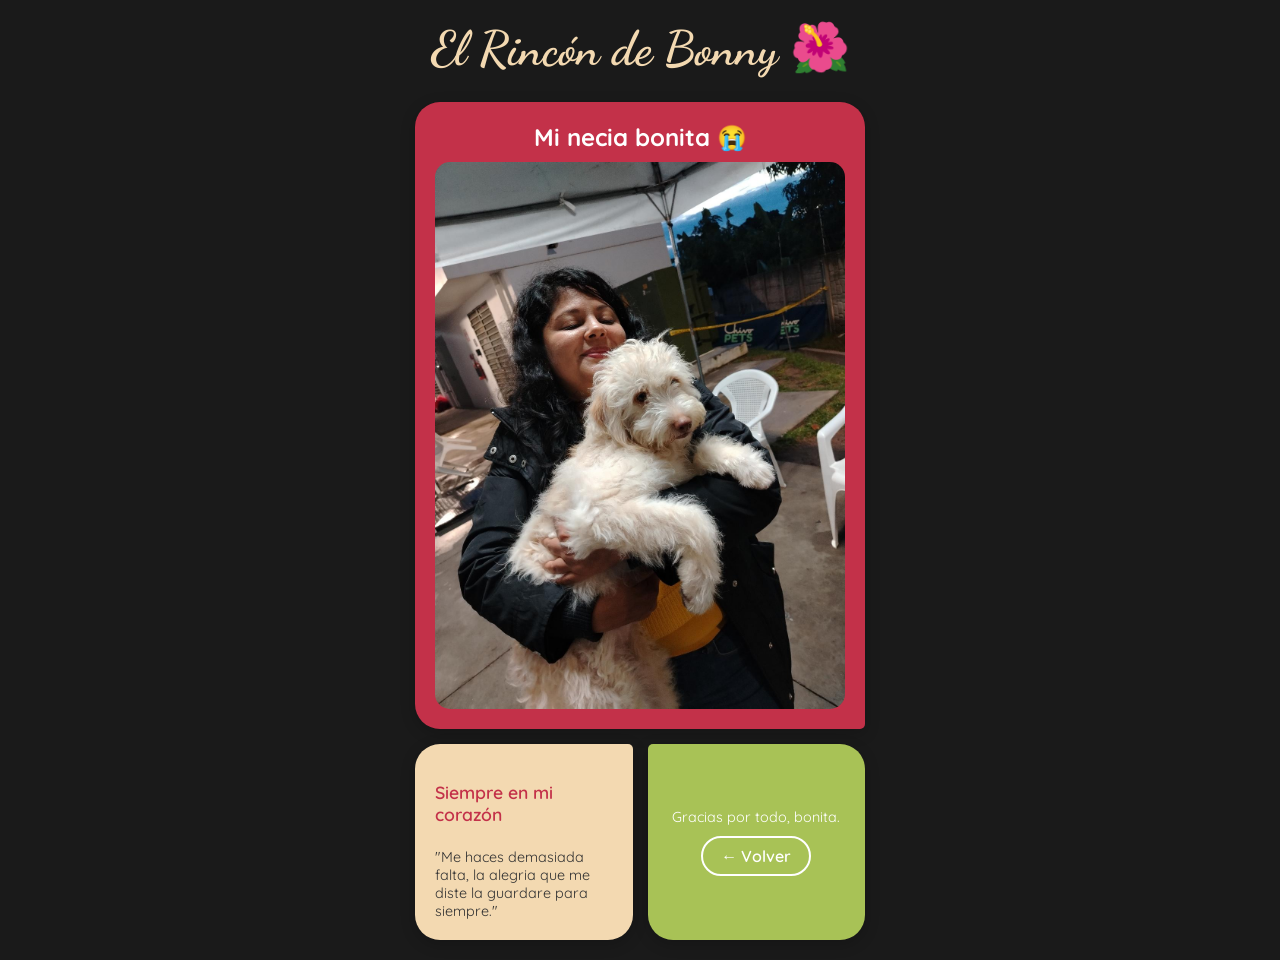
<file: bonny.html>
<!DOCTYPE html>
<html lang="es">

<head>
    <meta charset="UTF-8">
    <meta name="viewport" content="width=device-width, initial-scale=1.0">
    <title>Monumento a Bonny 🐾</title>
    <link
        href="https://fonts.googleapis.com/css2?family=Dancing+Script:wght@700&family=Quicksand:wght@500;600&display=swap"
        rel="stylesheet">
    <style>
        /* Definimos tus colores */
        :root {
            --rojo-bonny: #C33149;
            --crema-bonny: #F3D9B1;
            --verde-bonny: #A8C256;
            --negro-fondo: #1A1A1A;
            /* Usamos un negro suave para el fondo, como en el diseño de referencia */
        }

        body {
            background-color: var(--negro-fondo);
            color: white;
            font-family: 'Quicksand', sans-serif;
            display: flex;
            justify-content: center;
            align-items: center;
            min-height: 100vh;
            margin: 0;
            padding: 20px;
        }

        /* Contenedor principal de la cuadrícula (Grid) */
        .grid-monumento {
            display: grid;
            grid-template-columns: 1fr 1fr;
            /* Dos columnas iguales */
            grid-template-rows: auto auto;
            /* Dos filas, altura automática */
            gap: 15px;
            /* Espacio entre los bloques, como en el diseño original */
            max-width: 450px;
            width: 100%;
        }

        /* Título del Monumento (fuera del grid) */
        .header-monumento {
            grid-column: 1 / -1;
            /* Ocupa todo el ancho */
            text-align: center;
            margin-bottom: 10px;
        }

        h1 {
            font-family: 'Dancing Script', cursive;
            color: var(--crema-bonny);
            /* Usamos el crema para el título principal */
            font-size: 3rem;
            margin: 0;
        }

        /* Estilo base para todos los bloques */
        .bloque {
            padding: 20px;
            box-shadow: 0 4px 15px rgba(0, 0, 0, 0.2);
            display: flex;
            flex-direction: column;
            justify-content: center;
            transition: transform 0.3s ease;
        }

        .bloque:hover {
            transform: translateY(-3px);
            /* Pequeño efecto al pasar el mouse */
        }

        /* --- BLOQUE SUPERIOR (Rojo) --- */
        .bloque-principal {
            grid-column: 1 / -1;
            /* Ocupa las dos columnas */
            background-color: var(--rojo-bonny);
            color: white;
            border-radius: 25px 25px 5px 25px;
            /* Esquinas asimétricas como en el diseño */
            min-height: 200px;
            text-align: center;
        }

        .foto-bonny {
            max-width: 100%;
            border-radius: 15px;
            margin-top: 10px;
        }

        /* --- BLOQUE INFERIOR IZQUIERDO (Crema) --- */
        .bloque-info {
            background-color: var(--crema-bonny);
            color: #333;
            /* Texto oscuro para que se lea bien */
            border-radius: 25px 5px 25px 25px;
            /* Esquinas opuestas al diseño original para equilibrio */
            text-align: left;
        }

        .fecha-especial {
            font-weight: 600;
            font-size: 1.1rem;
            color: var(--rojo-bonny);
        }

        /* --- BLOQUE INFERIOR DERECHO (Verde) --- */
        .bloque-accion {
            background-color: var(--verde-bonny);
            color: white;
            border-radius: 5px 25px 25px 25px;
            text-align: center;
            align-items: center;
        }

        .btn-volver {
            text-decoration: none;
            color: white;
            font-weight: 600;
            padding: 8px 18px;
            border: 2px solid white;
            border-radius: 20px;
            transition: all 0.3s ease;
            margin-top: 10px;
        }

        .btn-volver:hover {
            background-color: white;
            color: var(--verde-bonny);
        }
    </style>
</head>

<body>

    <div id="loader-especial-perros" style="
    position: fixed;
    top: 0;
    left: 0;
    width: 100%;
    height: 100%;
    background-color: #feede0; 
    display: flex;
    flex-direction: column;
    justify-content: center;
    align-items: center;
    z-index: 100000;
    transition: opacity 0.6s ease, visibility 0.6s;
">

        <img src="Gifs/dog-running.gif" alt="Perrito corriendo" style="
        width: 100px;
        height: auto;
        margin-bottom: 20px;
    ">

        <p style="
        font-family: 'Quicksand', sans-serif;
        color: #445E1C;
        font-weight: bold;
        font-size: 1.1rem;
        letter-spacing: 1px;
    ">

            Buscando recuerdos...
        </p>
    </div>

    <style>
        /* Clase para ocultar el loader con suavidad */
        .loader-perros-hidden {
            opacity: 0;
            visibility: hidden;
        }
    </style>

    <div class="grid-monumento">

        <div class="header-monumento">
            <h1>El Rincón de Bonny 🌺</h1>
        </div>

        <div class="bloque bloque-principal">
            <h2 style="margin: 0;">Mi necia bonita 😭</h2>
            <img src="Imagenes/Bonny-grande-mama.jpg" alt="Bonny" class="foto-bonny">
        </div>

        <div class="bloque bloque-info">
            <p class="fecha-especial">Siempre en mi corazón</p>
            <p style="margin: 5px 0 0 0; font-size: 0.9rem;">
                "Me haces demasiada falta, la alegria que me diste la guardare para siempre."
            </p>
        </div>

        <div class="bloque bloque-accion">
            <p style="margin: 0; font-size: 0.9rem;">Gracias por todo, bonita.</p>
            <a href="index.html" class="btn-volver">← Volver</a>
        </div>

    </div>

    <script>
        // Este código detecta cuando las fotos y todo el HTML terminaron de cargar
        window.addEventListener("load", function () {
            const loader = document.getElementById("loader-especial-perros");

            // Le damos un pequeño delay extra de 800ms para que se aprecie el GIF
            setTimeout(() => {
                loader.classList.add("loader-perros-hidden");
            }, 800);
        });
    </script>

</body>

</html>
</file>
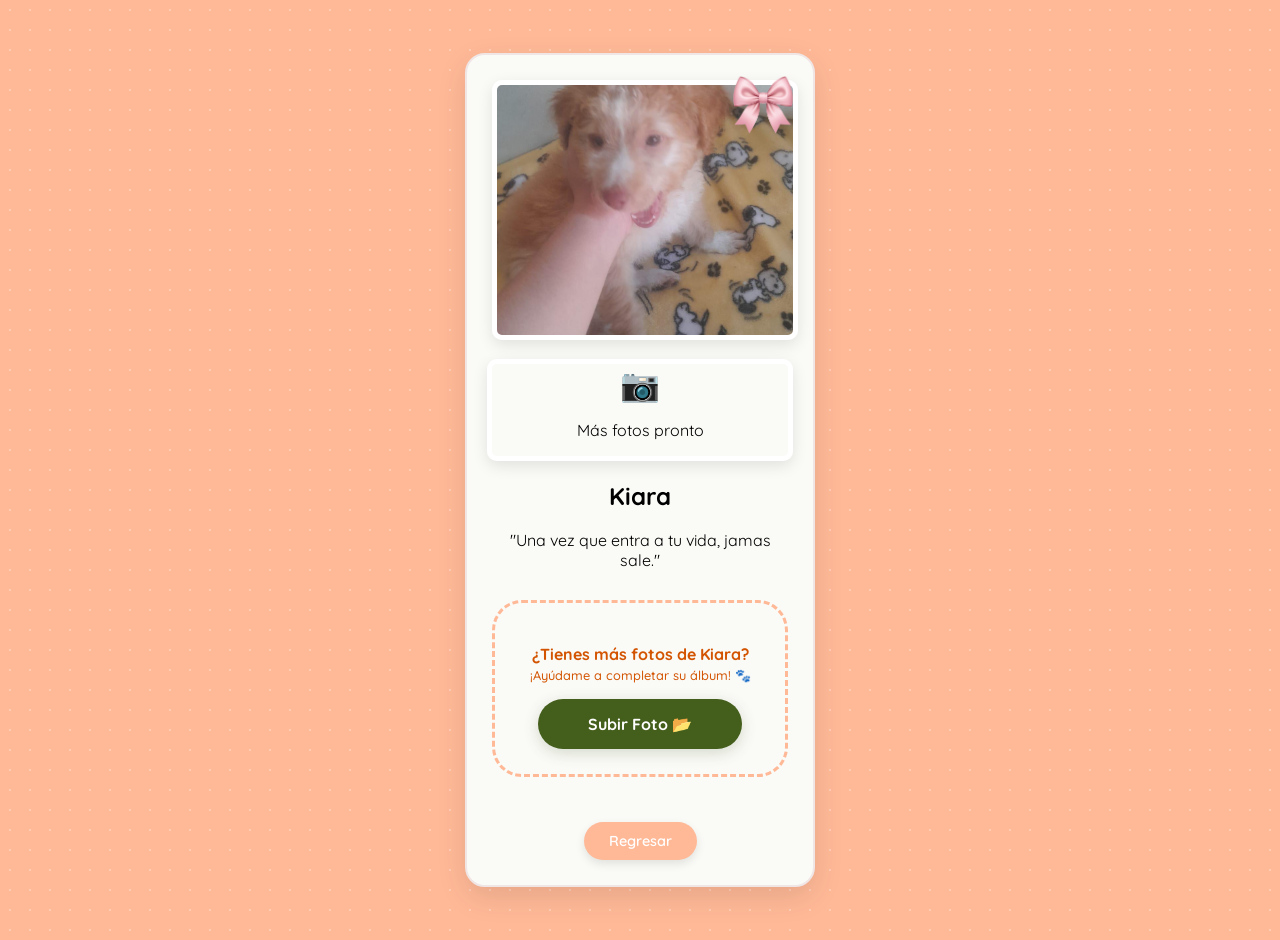
<file: kiara.html>
<!DOCTYPE html>
<html lang="es">

<head>
    <meta name="viewport" content="width=device-width, initial-scale=1.0">
    <title>Kiara 🌻</title>
    <link href="https://fonts.googleapis.com/css2?family=Dancing+Script:wght@700&family=Quicksand:wght@500&display=swap"
        rel="stylesheet">
    <style>
        body {
            background-color: #FFB997;
            background-image: radial-gradient(#ffccb3 1px, transparent 1px);
            background-size: 20px 20px;
            margin: 0;
            display: flex;
            justify-content: center;
            align-items: center;
            min-height: 100vh;
            font-family: 'Quicksand', sans-serif;
            overflow-x: hidden;
            /* Evita el baile lateral */
            padding: 20px;
            /* Espacio para que no pegue a los bordes */
        }

        .album-postal {
            position: relative;
            background-color: #FAFAF7;
            padding: 25px;
            border-radius: 20px;
            text-align: center;
            box-shadow: 0 10px 30px rgba(0, 0, 0, 0.1);

            /* ESTO ES LO IMPORTANTE */
            width: 90%;
            /* En celular ocupará casi todo el ancho */
            max-width: 350px;
            /* En laptop no se hará gigante, se quedará en 350px */

            border: 2px solid #f0e6e6;
            box-sizing: border-box;
            /* Para que el padding no estire la tarjeta */
        }

        .foto-marco {
            width: 100%;
            /* Que la foto use el espacio disponible */
            max-height: 250px;
            object-fit: cover;
            border-radius: 10px;
            border: 5px solid white;
            box-shadow: 0 5px 15px rgba(0, 0, 0, 0.1);
        }

        /* Si tienes dos fotos a la par */
        .contenedor-fotos {
            display: flex;
            flex-direction: column;
            /* Una arriba de otra en cel para que se vean grandes */
            gap: 15px;
            margin-bottom: 20px;
            align-items: center;
        }

        .btn-volver {
            display: inline-block;
            margin-top: 15px;
            padding: 10px 25px;
            background-color: #FFB997;
            /* El mismo color del fondo para que combine */
            color: white;
            text-decoration: none;
            border-radius: 25px;
            font-weight: 600;
            font-size: 0.9rem;
            transition: all 0.3s ease;
            box-shadow: 0 4px 10px rgba(0, 0, 0, 0.1);
        }

        .btn-volver:hover {
            background-color: #ff9a6b;
            /* Se oscurece un poquito al tocarlo */
            transform: translateY(-2px);
            box-shadow: 0 6px 15px rgba(0, 0, 0, 0.15);
        }

        .btn-volver:active {
            transform: translateY(0);
        }

        .huella-efecto {
            position: fixed;
            font-size: 48px;
            /* Más grandes para que se noten bien */
            pointer-events: none;
            z-index: 9999;
            filter: drop-shadow(2px 2px 2px rgba(0, 0, 0, 0.1));
            /* Sombra suave */
            animation: aparecerPaso 1.4s ease-out forwards;
        }

        @keyframes aparecerPaso {
            0% {
                transform: scale(0.4) rotate(-15deg);
                opacity: 0;
            }

            10% {
                opacity: 0.8;
            }

            100% {
                transform: scale(1.1) rotate(-15deg);
                opacity: 0;
            }
        }

        /* Contenedor para que la foto no se corte al agrandarse */
        .contenedor-foto-interactiva {
            position: relative;
            /* Clave para que el moño no flote por la pantalla */
            display: inline-block;
            width: 100%;
            cursor: pointer;
        }

        /* El accesorio (moño, hueso, etc.) */
        .sticker-accesorio {
            position: absolute;
            top: -5px;
            right: -5px;
            width: 60px !important;
            height: auto;
            z-index: 999;
            pointer-events: none;
            opacity: 1;
            transform: scale(1) rotate(0deg);
            /* Transición suave para cuando se detenga la animación */
            transition: all 0.3s ease-in-out;
        }

        /* Cuando tocamos la foto */
        .foto-activada {
            position: absolute;
            transform: scale(1.15);
            /* La foto se acerca */
        }

        .foto-activada .accesorio-sticker {
            transform: scale(1) rotate(0deg);
            /* El sticker aparece con un giro */
            opacity: 1;
        }

        .contenedor-foto-interactiva.activado {
            animation: brinco 0.4s ease;
            transform: scale(1);
            /* Nos aseguramos que se mantenga en su tamaño original */
            animation: sutilAgrandar 0.3s ease-out forwards;
        }

        .contenedor-foto-interactiva.activado .sticker-accesorio {
            animation: baileMono 0.8s ease-in-out infinite;
        }

        .activado .sticker-accesorio {
            opacity: 1;
            transform: scale(1) rotate(-10deg);
        }

        /* Animación para el moño (vaivén) */
        @keyframes baileMoño {
            0% {
                transform: rotate(-10deg);
            }

            50% {
                transform: rotate(10deg);
            }

            100% {
                transform: rotate(-10deg);
            }
        }

        @keyframes sutilAgrandar {
            0% {
                transform: scale(1);
            }

            100% {
                transform: scale(1.05);
            }
        }
    </style>
</head>

<body>

    <div id="loader-especial-perros" style="
    position: fixed;
    top: 0;
    left: 0;
    width: 100%;
    height: 100%;
    background-color: #feede0; 
    display: flex;
    flex-direction: column;
    justify-content: center;
    align-items: center;
    z-index: 100000;
    transition: opacity 0.6s ease, visibility 0.6s;
">

        <img src="Gifs/dog-running.gif" alt="Perrito corriendo" style="
        width: 100px;
        height: auto;
        margin-bottom: 20px;
    ">

        <p style="
        font-family: 'Quicksand', sans-serif;
        color: #445E1C;
        font-weight: bold;
        font-size: 1.1rem;
        letter-spacing: 1px;
    ">

            Buscando recuerdos...
        </p>
    </div>

    <style>
        /* Clase para ocultar el loader con suavidad */
        .loader-perros-hidden {
            opacity: 0;
            visibility: hidden;
        }
    </style>

    <div class="album-postal">
        <div class="contenedor-fotos">
            <div class="contenedor-foto-interactiva" id="bloqueKiara">
                <img src="Imagenes/Kiara.jpg" alt="Kiara" class="foto-marco">

                <img src="Imagenes/date.png" class="sticker-accesorio" id="elMoño">
            </div>

            <div class="foto-marco proximamente">
                <span style="font-size: 2rem;">📷</span>
                <p>Más fotos pronto</p>
            </div>
        </div>

        <h2>Kiara</h2>

        <p class="dedicatoria">
            "Una vez que entra a tu vida, jamas sale."
        </p>

        <script>
            function validarArchivo() {
                const input = document.getElementById('subir-foto');
                const display = document.getElementById('nombre-archivo');
                if (input.files.length > 0) {
                    display.innerText = "✅ Lista: " + input.files[0].name;
                    display.style.color = "#445E1C";
                }
            }
        </script>
        <div
            style="margin: 30px auto; padding: 25px; background-color: #FAFAF7; border-radius: 30px; border: 3px dashed #FFB997; max-width: 350px; text-align: center;">
            <p style="font-family: 'Quicksand', sans-serif; color: #d35400; font-weight: bold; margin-bottom: 15px;">
                ¿Tienes más fotos de Kiara? <br>
                <span style="font-size: 0.8rem; font-weight: 500;">¡Ayúdame a completar su álbum! 🐾</span>
            </p>

            <a href="https://forms.gle/DsANooRYKvuq3DeE7" target="_blank" style="text-decoration: none; 
              display: flex; /* CAMBIO 1: Activamos Flexbox */
              justify-content: center; /* CAMBIO 2: Centramos horizontalmente */
              align-items: center; /* CAMBIO 3: Centramos verticalmente */
              gap: 10px; /* Espacio perfecto entre texto e icono */
              background-color: #445E1C; 
              color: white; 
              padding: 15px 30px; 
              border-radius: 50px; 
              font-weight: bold; 
              width: 85%; /* Mantenemos tu ancho */
              margin: 0 auto; /* Centramos el bloque entero en la tarjeta */
              cursor: pointer; 
              transition: 0.3s; 
              box-shadow: 0 4px 15px rgba(68, 94, 28, 0.2); 
              font-family: 'Quicksand', sans-serif; 
              box-sizing: border-box; /* Evita que el padding estire el ancho */">
                Subir Foto 📂
            </a>
        </div>

        <a href="index.html" class="btn-volver">Regresar</a>
    </div>

    <script>
        document.addEventListener('click', function (e) {
            const x = e.clientX;
            const y = e.clientY;

            // Definimos la secuencia: [distancia horizontal (X), distancia vertical (Y)]
            // Los valores negativos en Y son hacia ARRIBA de la pantalla.
            const secuenciaPasos = [
                { dx: 0, dy: 0 },      // Pata 1: Derecha (inicio)
                { dx: -35, dy: -50 },  // Pata 2: Izquierda (más adelante y al lado)
                { dx: 5, dy: -100 },   // Pata 3: Derecha (vuelve a cruzar)
                { dx: -30, dy: -150 }  // Pata 4: Izquierda (final del paso)
            ];

            secuenciaPasos.forEach((paso, i) => {
                setTimeout(() => {
                    const huella = document.createElement('div');
                    huella.innerHTML = '🐾';
                    huella.className = 'huella-efecto';

                    // Aplicamos el zigzag realista
                    huella.style.left = (x + paso.dx) + 'px';
                    huella.style.top = (y + paso.dy) + 'px';

                    document.body.appendChild(huella);

                    setTimeout(() => huella.remove(), 1400);
                }, i * 300); // 300ms entre pasos para que se note el ritmo
            });
        });

        const bloqueKiara = document.getElementById('bloqueKiara');

        bloqueKiara.addEventListener('click', function (e) {
            e.stopPropagation(); // Evita que salgan huellas justo encima de la foto

            // Quitamos y ponemos la clase para que la animación se repita cada vez que tocas
            this.classList.remove('activado');
            void this.offsetWidth; // Truco de magia para "reiniciar" la animación en el navegador
            this.classList.toggle('activado');

            // Si prefieres que el moño se quede fijo hasta el siguiente click, usa toggle:
            // this.classList.toggle('activado');

            const bloqueKiara = document.getElementById('bloqueKiara');

            bloqueKiara.addEventListener('click', function (e) {
                e.stopPropagation();
                // toggle hace que con un toque empiece y con otro se detenga
                this.classList.toggle('activado');
            });
        });
    </script>

    <script>
        // Este código detecta cuando las fotos y todo el HTML terminaron de cargar
        window.addEventListener("load", function () {
            const loader = document.getElementById("loader-especial-perros");

            // Le damos un pequeño delay extra de 800ms para que se aprecie el GIF
            setTimeout(() => {
                loader.classList.add("loader-perros-hidden");
            }, 800);
        });
    </script>


</body>

</html>
</file>
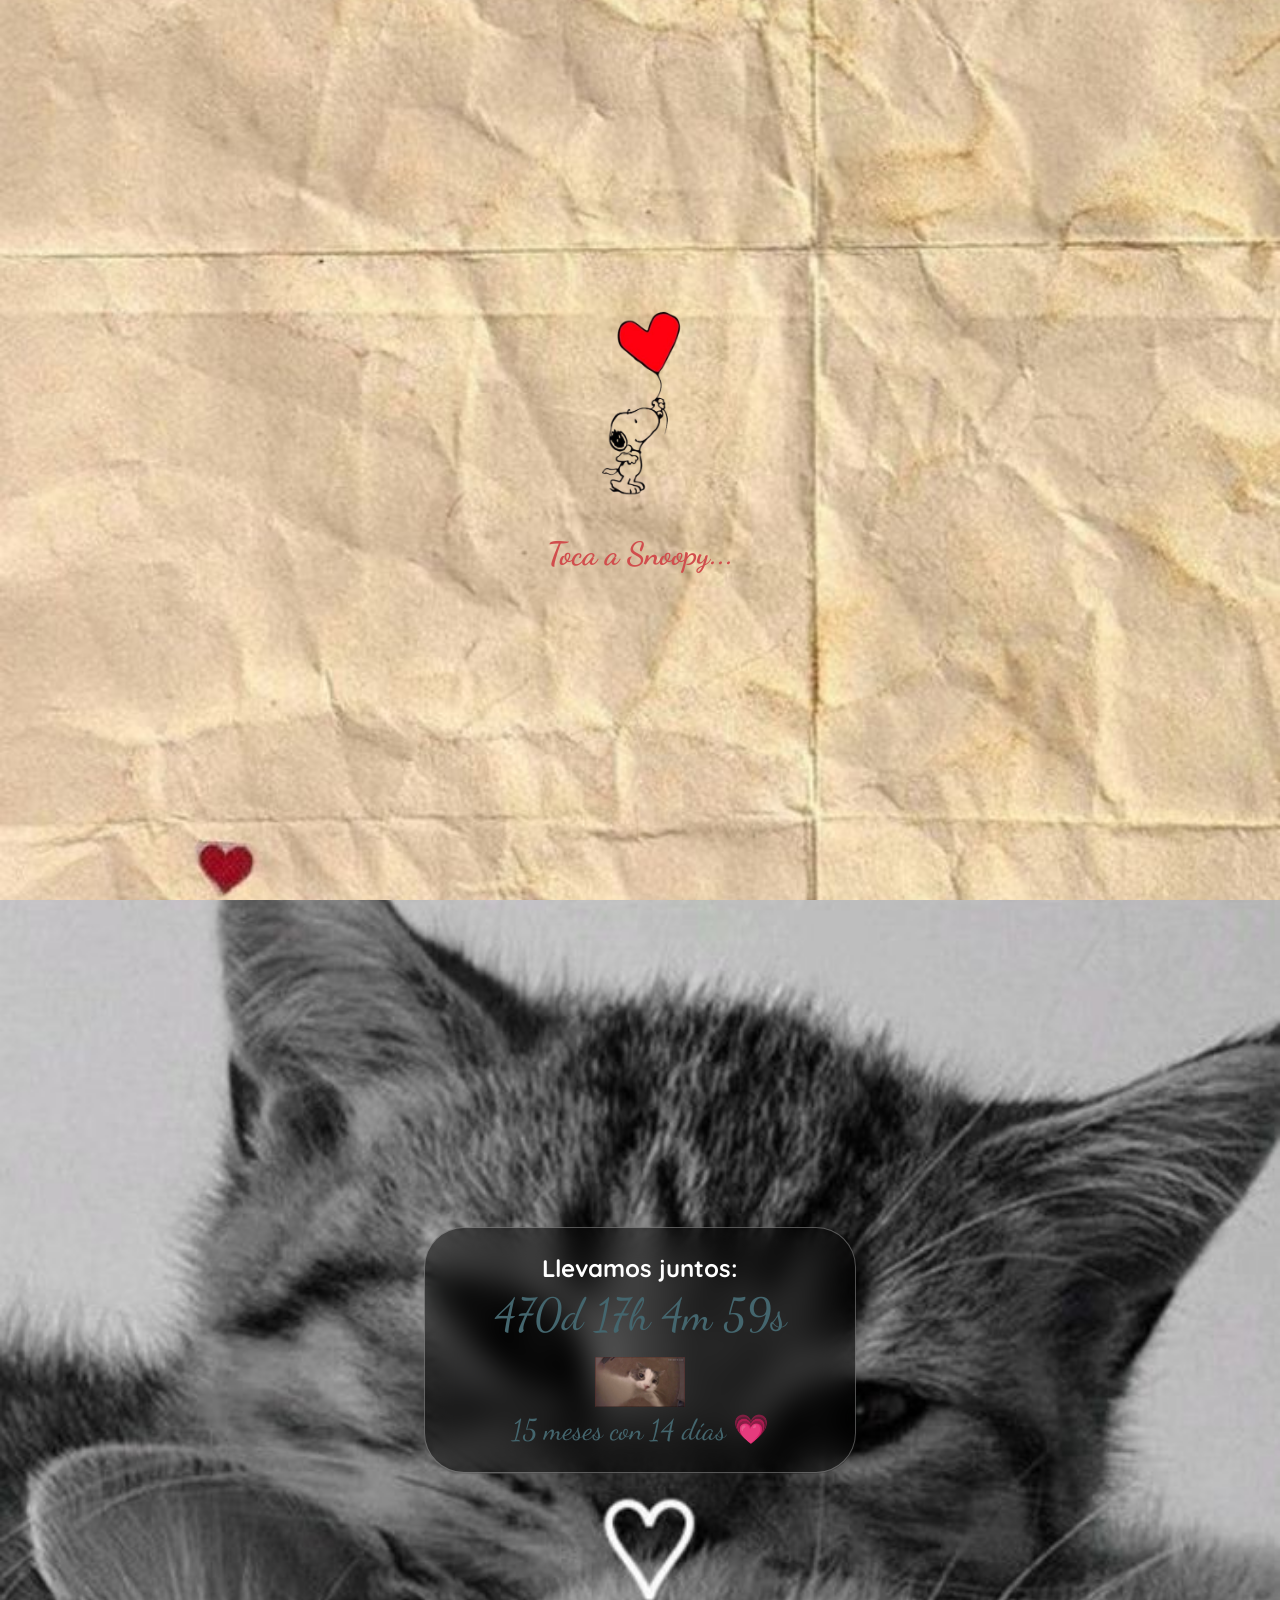
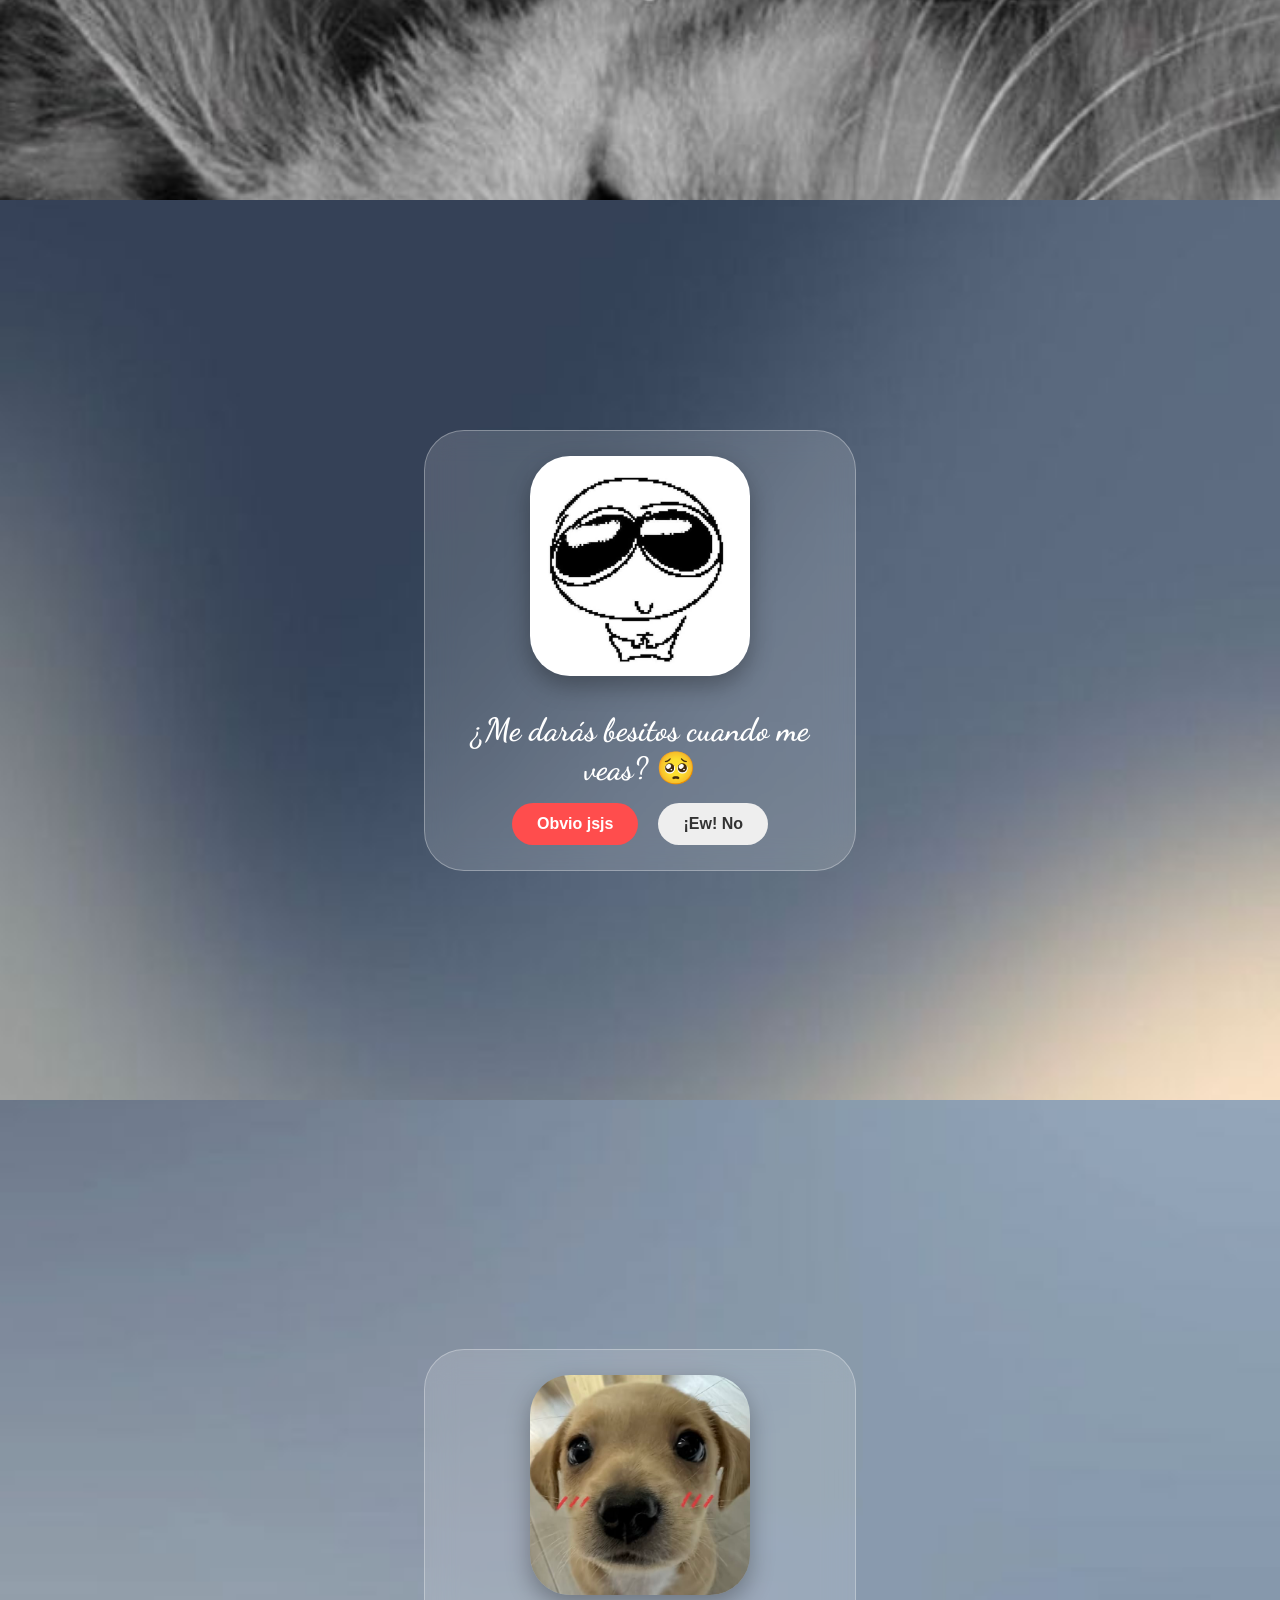
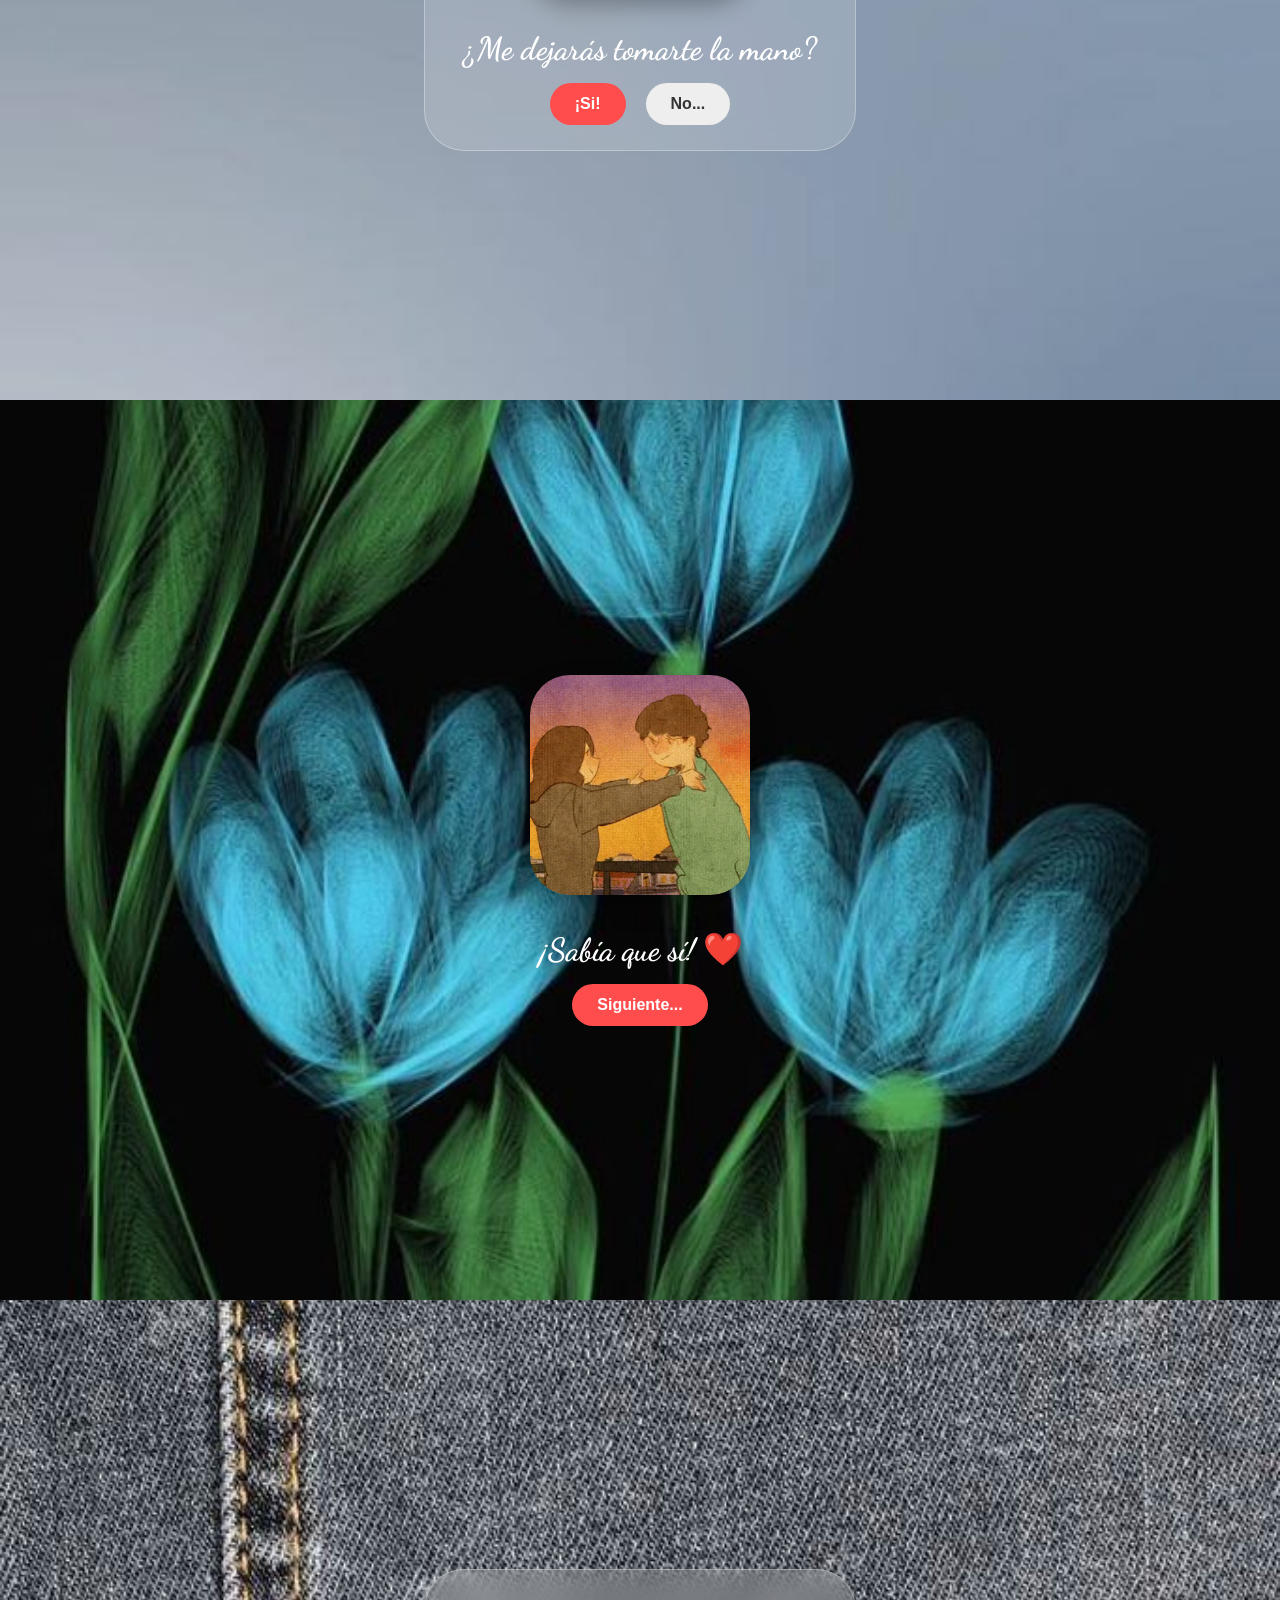
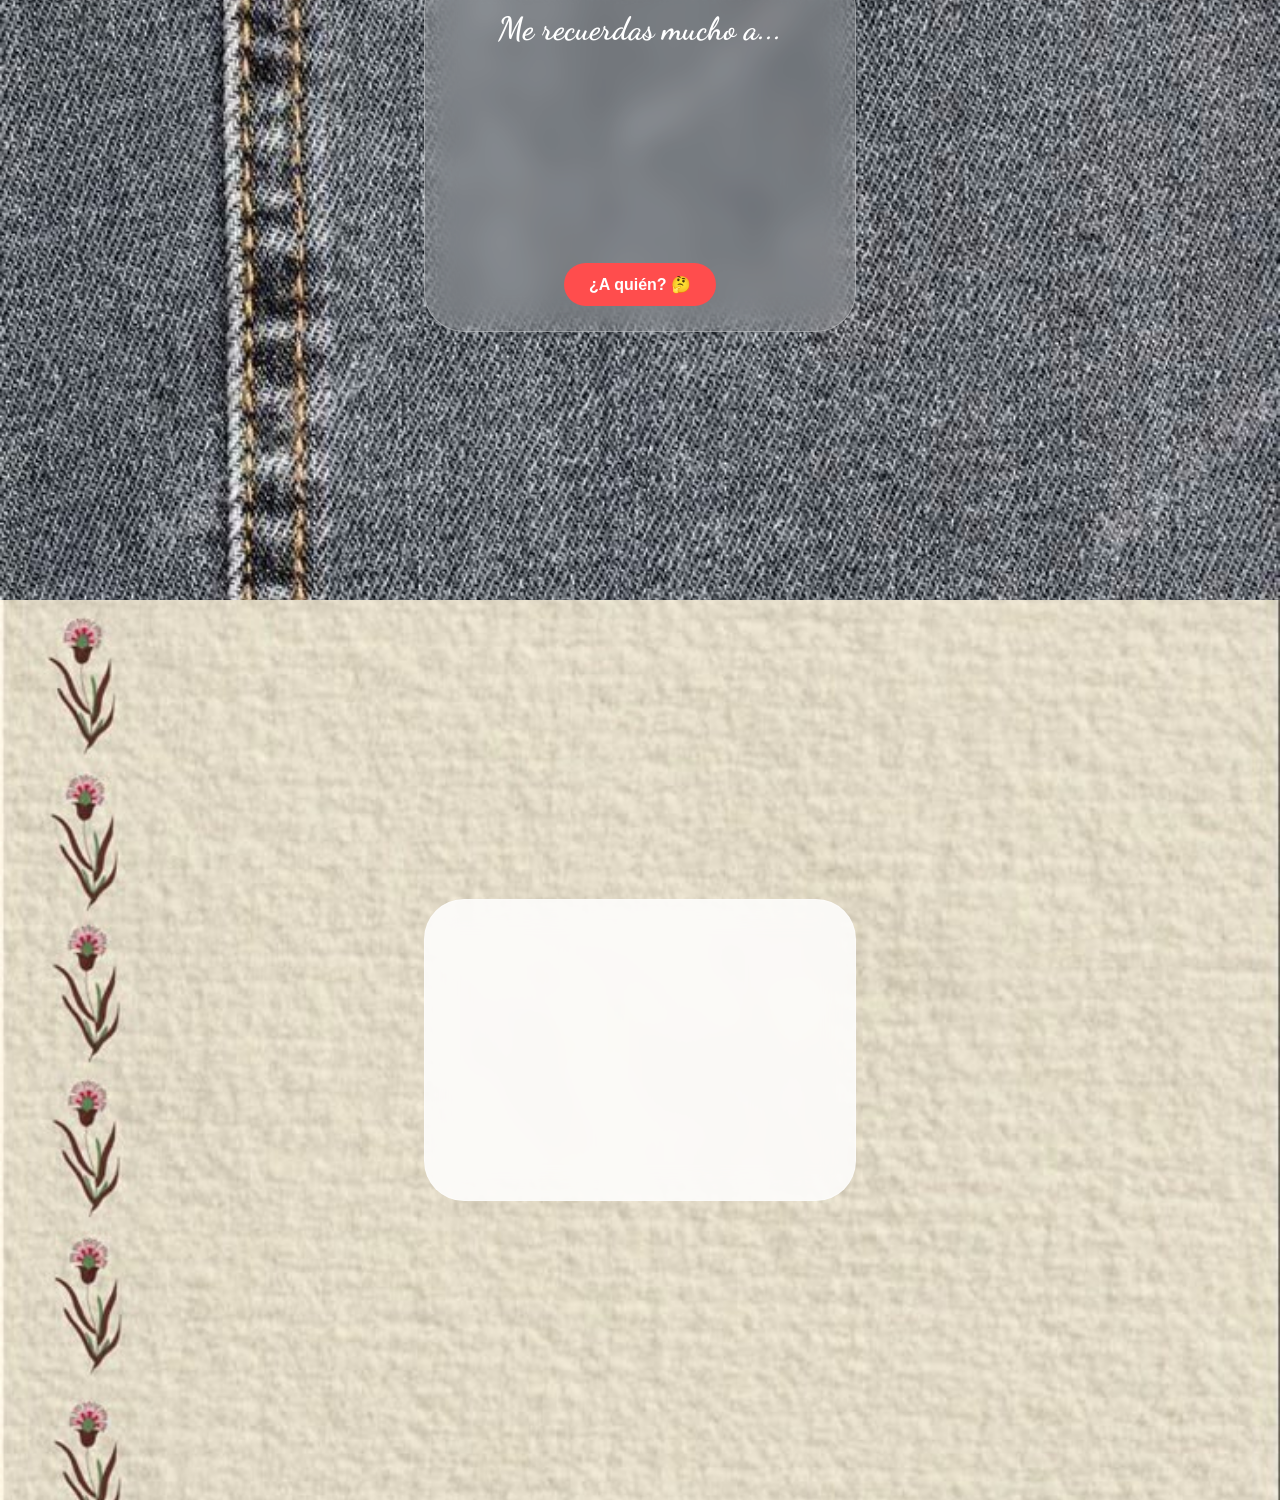
<file: tercer.html>
<!DOCTYPE html>
<html lang="es">

<head>
    <meta charset="UTF-8">
    <meta name="viewport" content="width=device-width, initial-scale=1.0">
    <title>Para Sofía ✨</title>
    <link href="https://fonts.googleapis.com/css2?family=Dancing+Script:wght@700&family=Quicksand:wght@500&display=swap"
        rel="stylesheet">
    <style>
        body,
        html {
            margin: 0;
            padding: 0;
            width: 100%;
            font-family: 'Quicksand', sans-serif;
            scroll-behavior: smooth;
            overflow: hidden;
            background-color: #000;
        }

        section {
            height: 100vh;
            width: 100%;
            display: flex;
            flex-direction: column;
            justify-content: center;
            align-items: center;
            text-align: center;
            /* ESTO ES LO QUE ARREGLA EL FONDO */
            background-size: cover;
            /* Obliga a la imagen a llenar todo el espacio */
            background-position: center;
            /* La centra para que no se mueva */
            background-repeat: no-repeat;
            position: relative;
            overflow: hidden;
            /* Corta cualquier cosa que intente asomarse */
        }

        .tarjeta-juego {
            background: rgba(255, 255, 255, 0.15);
            backdrop-filter: blur(15px);
            padding: 25px;
            border-radius: 40px;
            border: 1px solid rgba(255, 255, 255, 0.3);
            display: flex;
            flex-direction: column;
            align-items: center;
            width: 85%;
            max-width: 380px;
            position: relative;
        }

        .imagen-redonda,
        .imagen-grande {
            width: 220px;
            height: 220px;
            object-fit: cover;
            border-radius: 40px;
            box-shadow: 0 10px 25px rgba(0, 0, 0, 0.3);
            margin-bottom: 20px;
        }

        .btn {
            padding: 12px 25px;
            border-radius: 50px;
            border: none;
            font-weight: bold;
            cursor: pointer;
            font-size: 1rem;
            transition: 0.3s;
            z-index: 10;
        }

        .btn-si {
            background: #ff4d4d;
            color: white;
        }

        .btn-no {
            background: #eee;
            color: #333;
        }

        /* Estilos de las cartas de Videl */
        .mazo-cartas {
            position: relative;
            height: 200px;
            width: 280px;
            display: flex;
            justify-content: center;
            align-items: center;
        }

        .carta-videl {
            position: absolute;
            width: 100px;
            height: 150px;
            background: white;
            padding: 5px;
            border-radius: 10px;
            box-shadow: 0 5px 15px rgba(0, 0, 0, 0.5);
            opacity: 0;
            transition: all 0.6s cubic-bezier(0.23, 1, 0.32, 1);
            transform: scale(0.5) translateY(50px);
        }

        .carta-videl img {
            width: 100%;
            height: 100%;
            object-fit: cover;
            border-radius: 5px;
        }

        .lanzada.c1 {
            opacity: 1;
            transform: translateX(-80px) rotate(-15deg);
        }

        .lanzada.c2 {
            opacity: 1;
            transform: translateX(0) rotate(0deg);
            z-index: 2;
        }

        .lanzada.c3 {
            opacity: 1;
            transform: translateX(80px) rotate(15deg);
        }

        .pregunta {
            font-family: 'Dancing Script';
            font-size: 2rem;
            color: white;
            margin: 15px 0;
        }

        #reloj {
            font-family: 'Dancing Script';
            font-size: 2.8rem;
            color: #44666e;
            margin: 5px 0;
        }

        .snoopy-vuelo {
            width: 220px;
            cursor: pointer;
            animation: flotar 3s infinite ease-in-out;
        }

        @keyframes flotar {

            0%,
            100% {
                transform: translateY(0) rotate(-1deg);
            }

            50% {
                transform: translateY(-15px) rotate(1deg);
            }
        }

        #texto-carta {
            line-height: 1.6;
            letter-spacing: 0.5px;
            text-shadow: 1px 1px 2px rgba(0, 0, 0, 0.1);
        }
    </style>
</head>

<body>

    <div id="loader-wrapper" style="
    position: fixed;
    top: 0;
    left: 0;
    width: 100%;
    height: 100%;
    background-color: #fce4ec; 
    display: flex;
    flex-direction: column;
    justify-content: center;
    align-items: center;
    z-index: 100000; 
    transition: opacity 0.6s ease, visibility 0.6s;
">
        <div style="font-size: 60px; animation: latido-suave 1.5s infinite;">❤️</div>
        <p style="
        font-family: 'Quicksand', sans-serif;
        color: #d14d4d;
        margin-top: 20px;
        font-weight: bold;
        letter-spacing: 1px;
    ">Preparando algo para Sofi...</p>
    </div>

    <style>
        @keyframes latido-suave {
            0% {
                transform: scale(1);
            }

            50% {
                transform: scale(1.2);
            }

            100% {
                transform: scale(1);
            }
        }

        .loader-hidden {
            opacity: 0;
            visibility: hidden;
        }
    </style>

    <section id="sec-1" style="background-image: url('Imagenes/fondo-arrugado-corazones.jpg');">
        <img src="Imagenes/snoopy-with-heart.png" class="snoopy-vuelo" onclick="avanzar('sec-2')">
        <h2 style="font-family:'Dancing Script'; color:#d14d4d; font-size: 2rem;">Toca a Snoopy...</h2>
    </section>

    <section id="sec-2" style="background-image: url('Imagenes/gatos-fondo.jpg');">
        <div class="tarjeta-juego" style="background: rgba(0,0,0,0.5);">
            <h2 style="color: white; margin: 0; font-size: 1.5rem;">Llevamos juntos:</h2>

            <div id="reloj">Calculando...</div>

            <img src="Gifs/Cat-kissing.gif" style="width:90px; margin-top:10px; cursor:pointer;"
                onclick="avanzar('sec-besos')">

            <div id="frase-meses"
                style="font-family: 'Dancing Script'; font-size: 1.8rem; color: #44666e; margin-top: 5px;"></div>
        </div>
    </section>

    <section id="sec-besos" style="background-image: url('Imagenes/difuminado-azul.jpg');">
        <div class="tarjeta-juego">
            <img src="Imagenes/please.jpg" class="imagen-redonda">
            <h2 class="pregunta">¿Me darás besitos cuando me veas? 🥺</h2>
            <div class="contenedor-botones" id="caja-besos" style="display:flex; gap:20px; transition:0.4s;">
                <button class="btn btn-si" onclick="avanzar('sec-mano')">Obvio jsjs</button>
                <button class="btn btn-no" onmouseover="intercambiar()">¡Ew! No</button>
            </div>
        </div>
    </section>

    <section id="sec-mano" style="background-image: url('Imagenes/difuminado-azul-blanco.jpg');">
        <div class="tarjeta-juego">
            <img src="Imagenes/dog.jpg" class="imagen-redonda">
            <h2 class="pregunta">¿Me dejarás tomarte la mano?</h2>
            <div style="display:flex; gap:20px;">
                <button class="btn btn-si" id="btn-si-mano" onclick="avanzar('sec-abrazo')">¡Si!</button>
                <button class="btn btn-no" onclick="crecerSi()">No...</button>
            </div>
        </div>
    </section>

    <section id="sec-abrazo" style="background-image: url('Imagenes/blue-flowers.jpg');">
        <img src="Gifs/Abrazo.gif" class="imagen-grande">
        <h2 class="pregunta">¡Sabía que sí! ❤️</h2>
        <button class="btn btn-si" onclick="avanzar('sec-videl')">Siguiente...</button>
    </section>

    <section id="sec-videl" style="background-image: url('Imagenes/jean-modelo.jpg');">
        <div class="tarjeta-juego">
            <h2 id="titulo-videl" class="pregunta">Me recuerdas mucho a...</h2>

            <div class="mazo-cartas">
                <div class="carta-videl c1"><img src="Imagenes/videl.jpg"></div>
                <div class="carta-videl c2"><img src="Imagenes/videl-dbz.jpg"></div>
                <div class="carta-videl c3"><img src="Imagenes/videl-dbs.jpg"></div>
            </div>

            <button id="btn-quien" class="btn btn-si" onclick="lanzarCartas()">¿A quién? 🤔</button>

            <div id="control-sig" style="display:none; margin-top: 15px; width: 100%;">
                <p style="color: white; font-size: 1.1rem; margin-bottom: 15px;">Por tu valentía, tu fuerza y tu gran
                    corazón. 💖</p>
                <button class="btn btn-si" onclick="avanzarACarta()">Leer carta ✍️</button>
            </div>
        </div>
    </section>

    <section id="sec-carta" style="background-image: url('Imagenes/carta-fondo.jpg');">
        <div class="tarjeta-juego" style="background: rgba(255, 255, 255, 0.85); min-height: 250px; color: #333;">
            <div id="texto-carta" style="font-family:'Dancing Script'; font-size:1.7rem; text-align:left; width: 100%;">
            </div>
            <button id="btn-final" class="btn btn-si" style="display:none; margin-top:20px;"
                onclick="liberarTodo()">Explorar página ❤️</button>
        </div>
    </section>

    <script>
        function avanzar(id) {
            document.body.style.overflowY = "auto";
            const target = document.getElementById(id);
            if (target) {
                target.scrollIntoView({ behavior: 'smooth', block: 'start' });
            }
            setTimeout(() => { document.body.style.overflowY = "hidden"; }, 1000);
        }

        function intercambiar() {
            const caja = document.getElementById('caja-besos');
            caja.style.flexDirection = (caja.style.flexDirection === "row-reverse") ? "row" : "row-reverse";
        }

        let escala = 1;
        function crecerSi() {
            escala += 0.4;
            document.getElementById('btn-si-mano').style.transform = `scale(${escala})`;
        }

        function lanzarCartas() {
            document.getElementById('btn-quien').style.display = 'none';
            document.getElementById('titulo-videl').innerHTML = "¡A Videl! ✨";
            const cartas = document.querySelectorAll('.carta-videl');
            cartas.forEach((c, i) => setTimeout(() => c.classList.add('lanzada'), i * 200));
            setTimeout(() => { document.getElementById('control-sig').style.display = 'block'; }, 1000);
        }

        function avanzarACarta() {
            avanzar('sec-carta');
            setTimeout(escribirCarta, 1200);
        }

        const mensaje = "Sofi, queria decirte lo mucho que me importas, eres tan increible que no puedo describirtelo con simples palabras, cada detalle... Cada imperfeccion  tuya me enamora cada dia mas y mas, tus ojos colo cafe... Los veo hasta en mis sueños, cada Te amo que me dices, lo llevo guardado en mi memoria, este regalo no es por San Valentin solamente... Es para demostrarte mi cariño entero. Gracias Sofia, Te amo 💖";

        let idx = 0;
        function escribirCarta() {
            if (idx < mensaje.length) {
                document.getElementById("texto-carta").innerHTML += mensaje.charAt(idx);
                idx++;
                setTimeout(escribirCarta, 45);
            } else {
                document.getElementById("btn-final").style.display = "block";
            }
        }

        function liberarTodo() {
            document.body.style.overflowY = "scroll";
            document.documentElement.style.overflowY = "scroll";
            alert("¡Ya puedes ver toda la página libremente! ❤️");
        }

        // FECHA DE INICIO: 21 de Agosto de 2025 (Mes 7 en JS)
        const fechaInicio = new Date(2025, 7, 21, 11, 50, 0);

        function actualizarTodo() {
            const ahora = new Date();
            const diff = ahora - fechaInicio;

            // Días totales para el reloj superior
            const dTotal = Math.floor(diff / 864e5);
            const h = Math.floor((diff % 864e5) / 36e5);
            const m = Math.floor((diff % 36e5) / 6e4);
            const s = Math.floor((diff % 6e4) / 1e3);

            document.getElementById("reloj").innerHTML = `${dTotal}d ${h}h ${m}m ${s}s`;

            // LÓGICA DE MESES Y DÍAS (Exacta para el 9 de marzo)
            let meses = (ahora.getFullYear() - fechaInicio.getFullYear()) * 12;
            meses += ahora.getMonth() - fechaInicio.getMonth();
            let dias = ahora.getDate() - fechaInicio.getDate();

            if (dias < 0) {
                meses--;
                // Calcula los días restantes del mes anterior
                const ultimoDiaMesAnterior = new Date(ahora.getFullYear(), ahora.getMonth(), 0).getDate();
                dias += ultimoDiaMesAnterior;
            }

            const frase = document.getElementById("frase-meses");
            if (frase) frase.innerHTML = `${meses} meses con ${dias} días 💗`;
        }

        setInterval(actualizarTodo, 1000);
        actualizarTodo();

        // Este código quita la pantalla de carga cuando el navegador termina de leer todo
        window.addEventListener("load", function () {
            const loader = document.getElementById("loader-wrapper");
            // Un pequeño delay extra para que no sea un parpadeo brusco
            setTimeout(() => {
                loader.classList.add("loader-hidden");
            }, 600);
        });
        
    </script>
</body>


</html>
</file>
